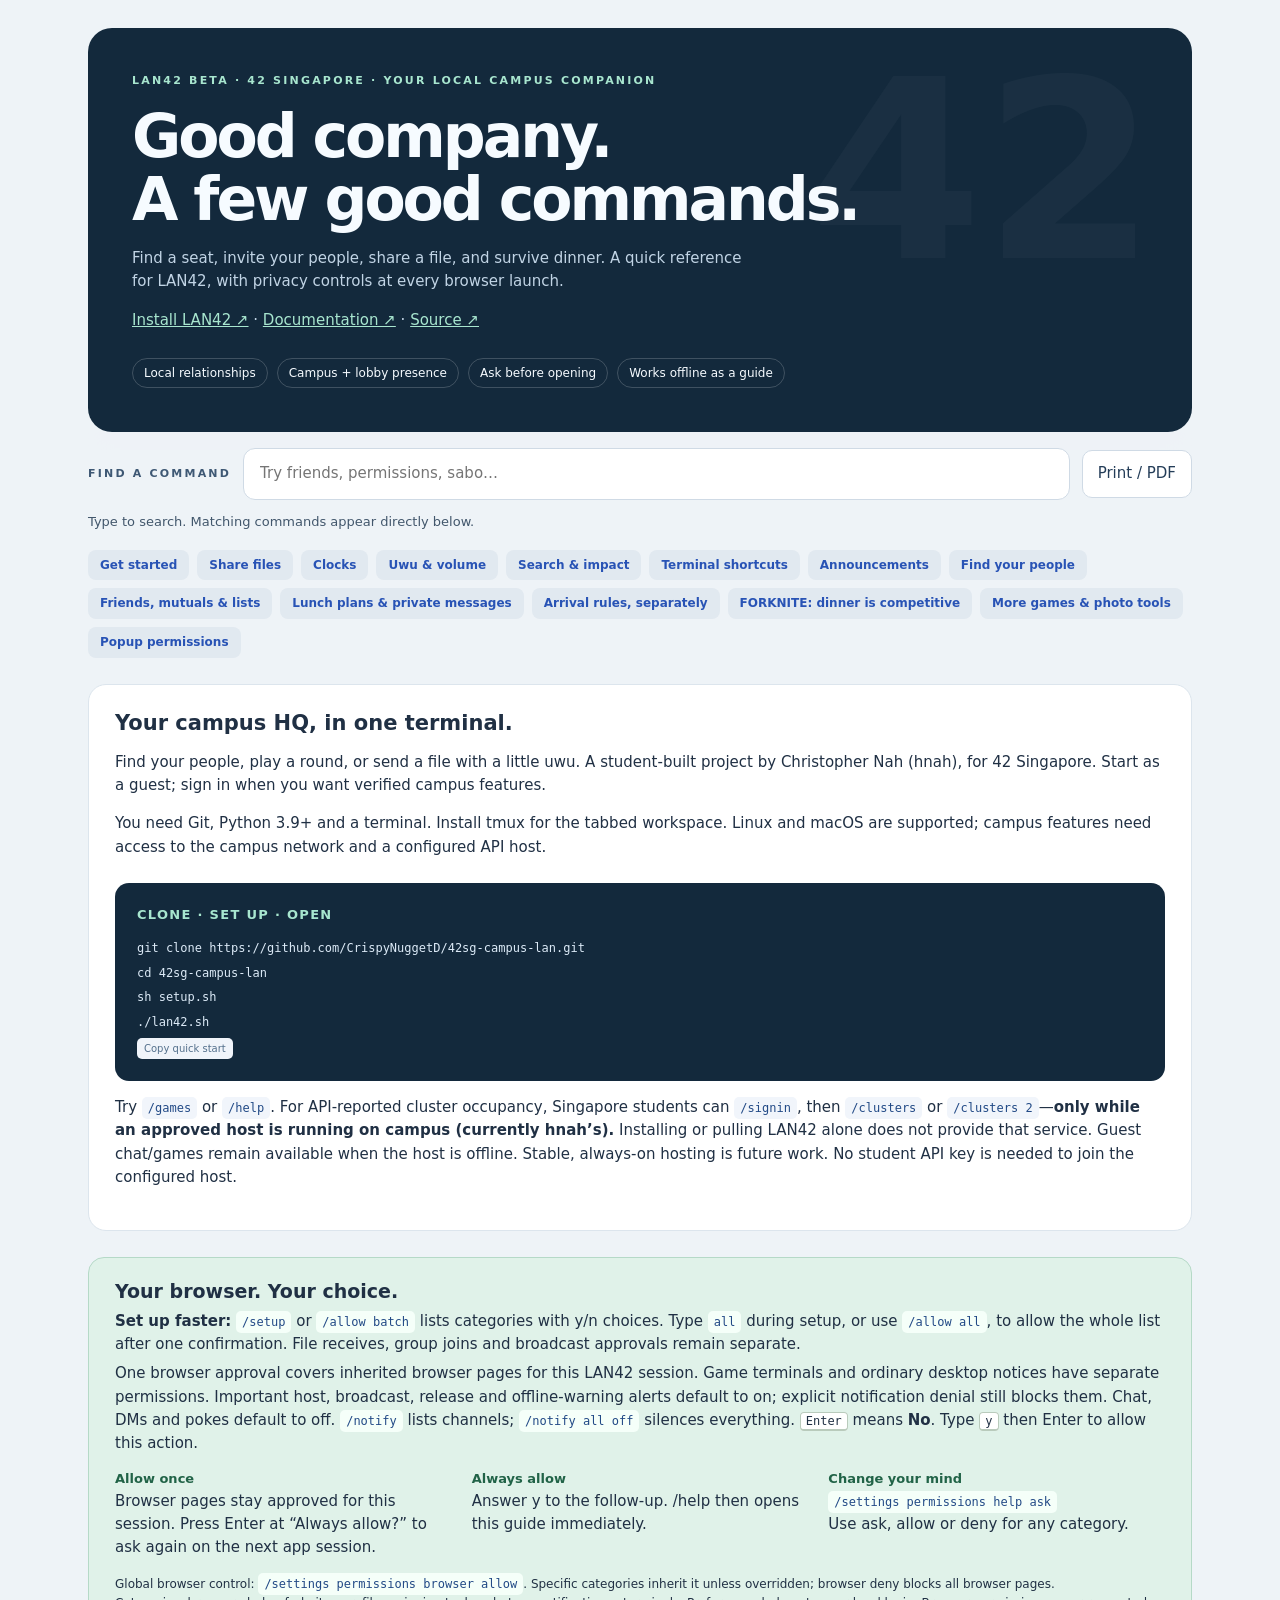
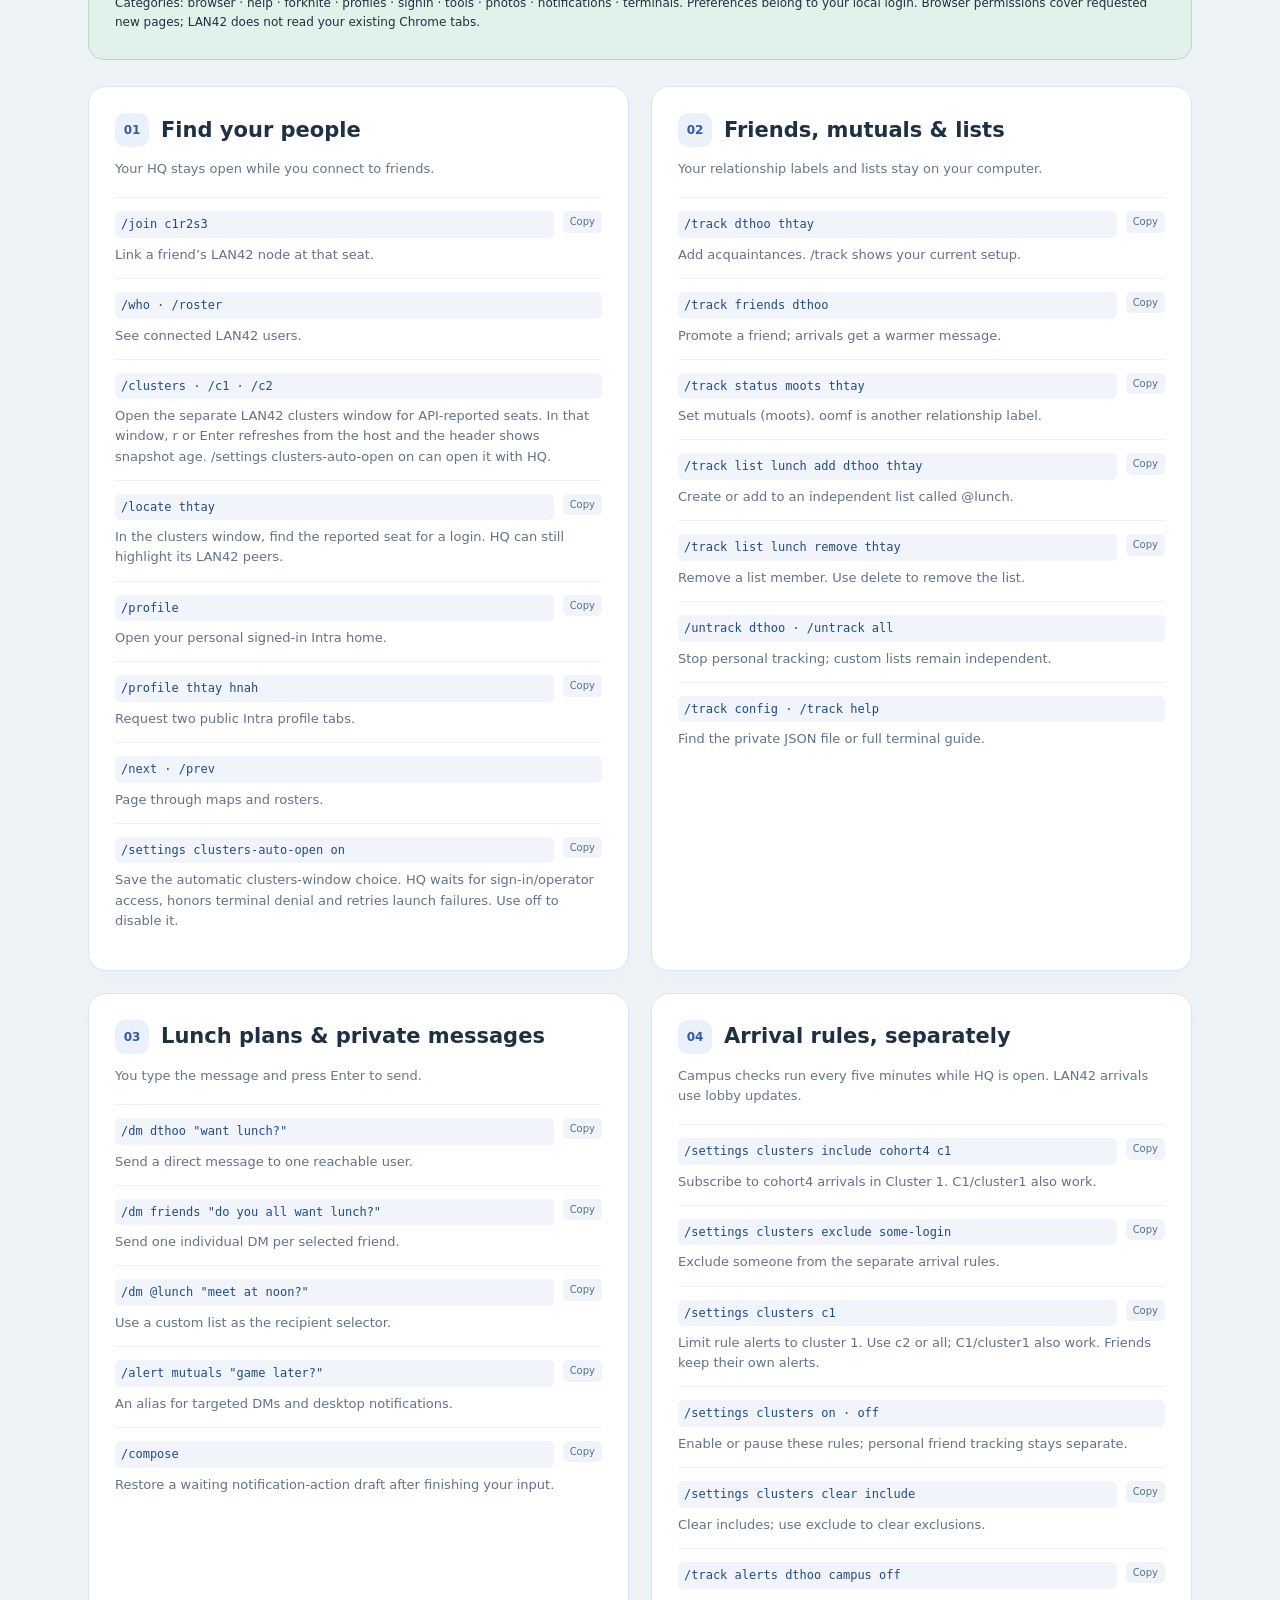
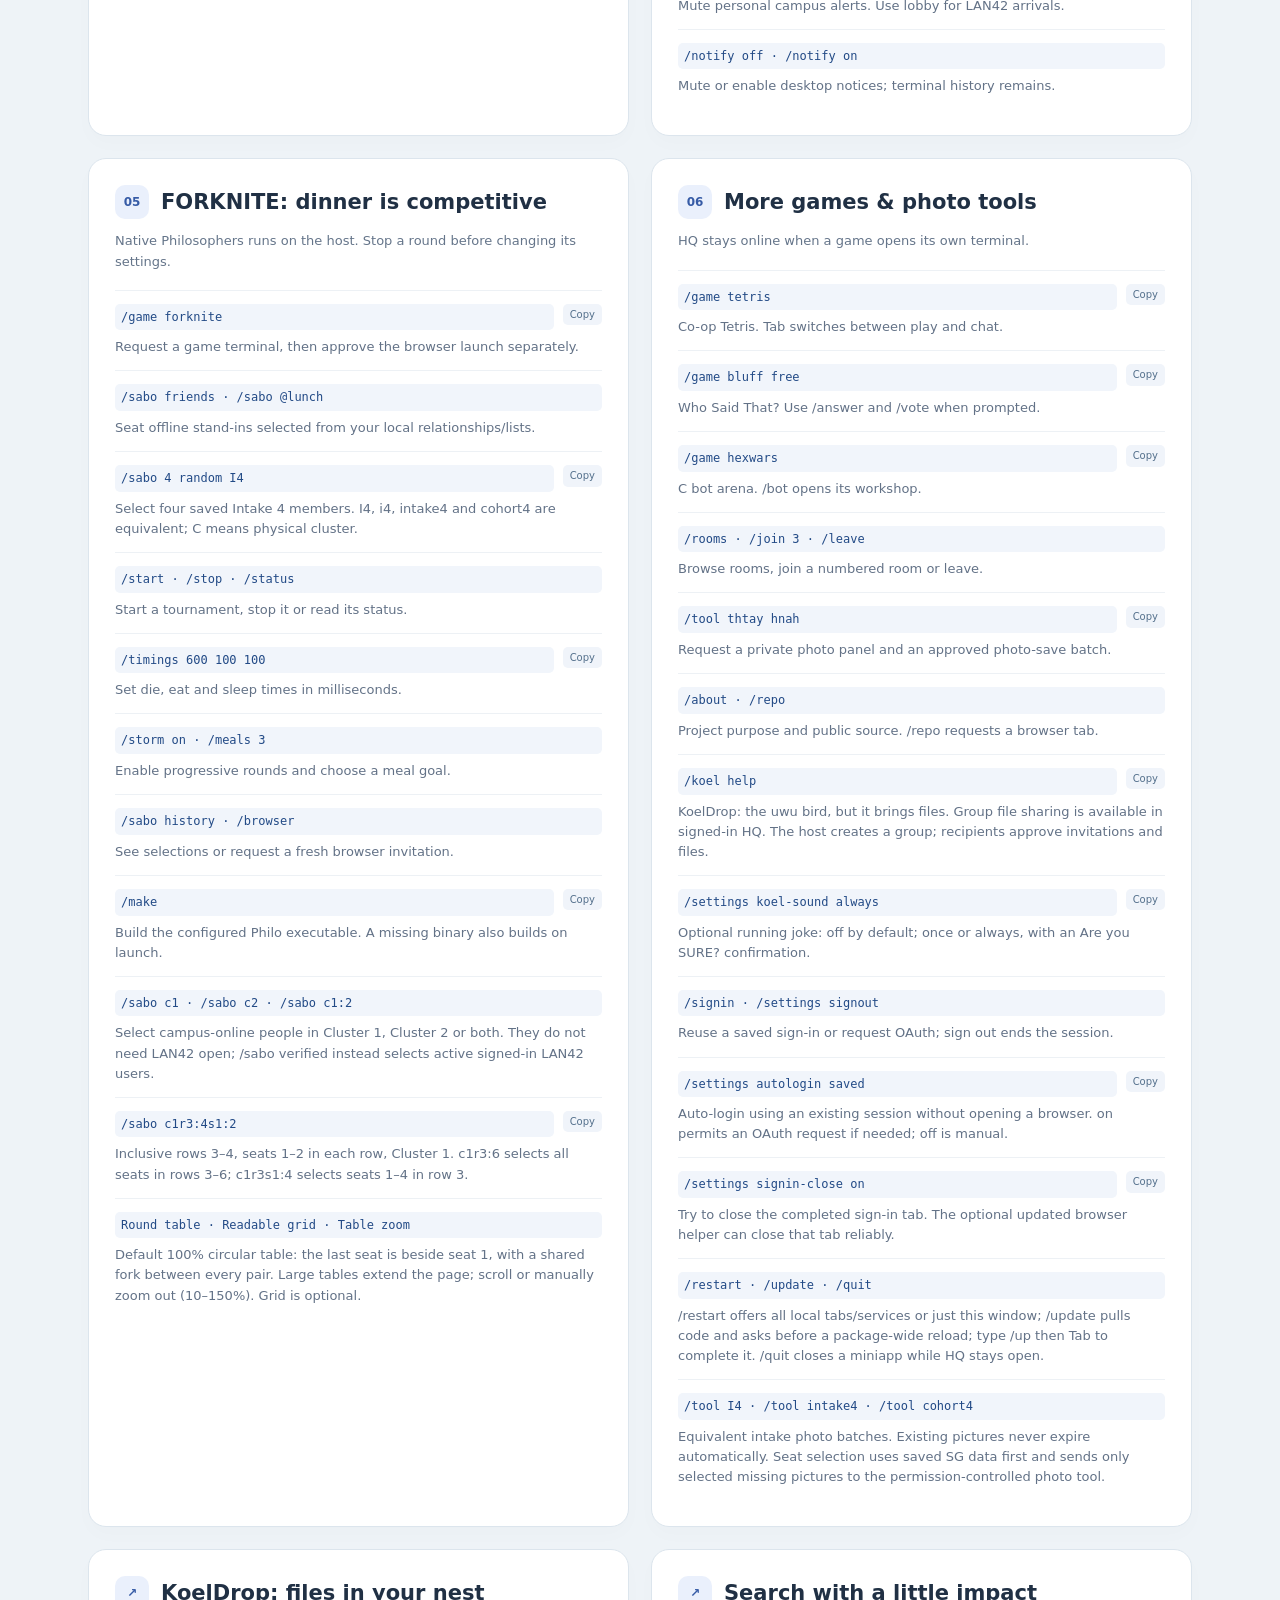
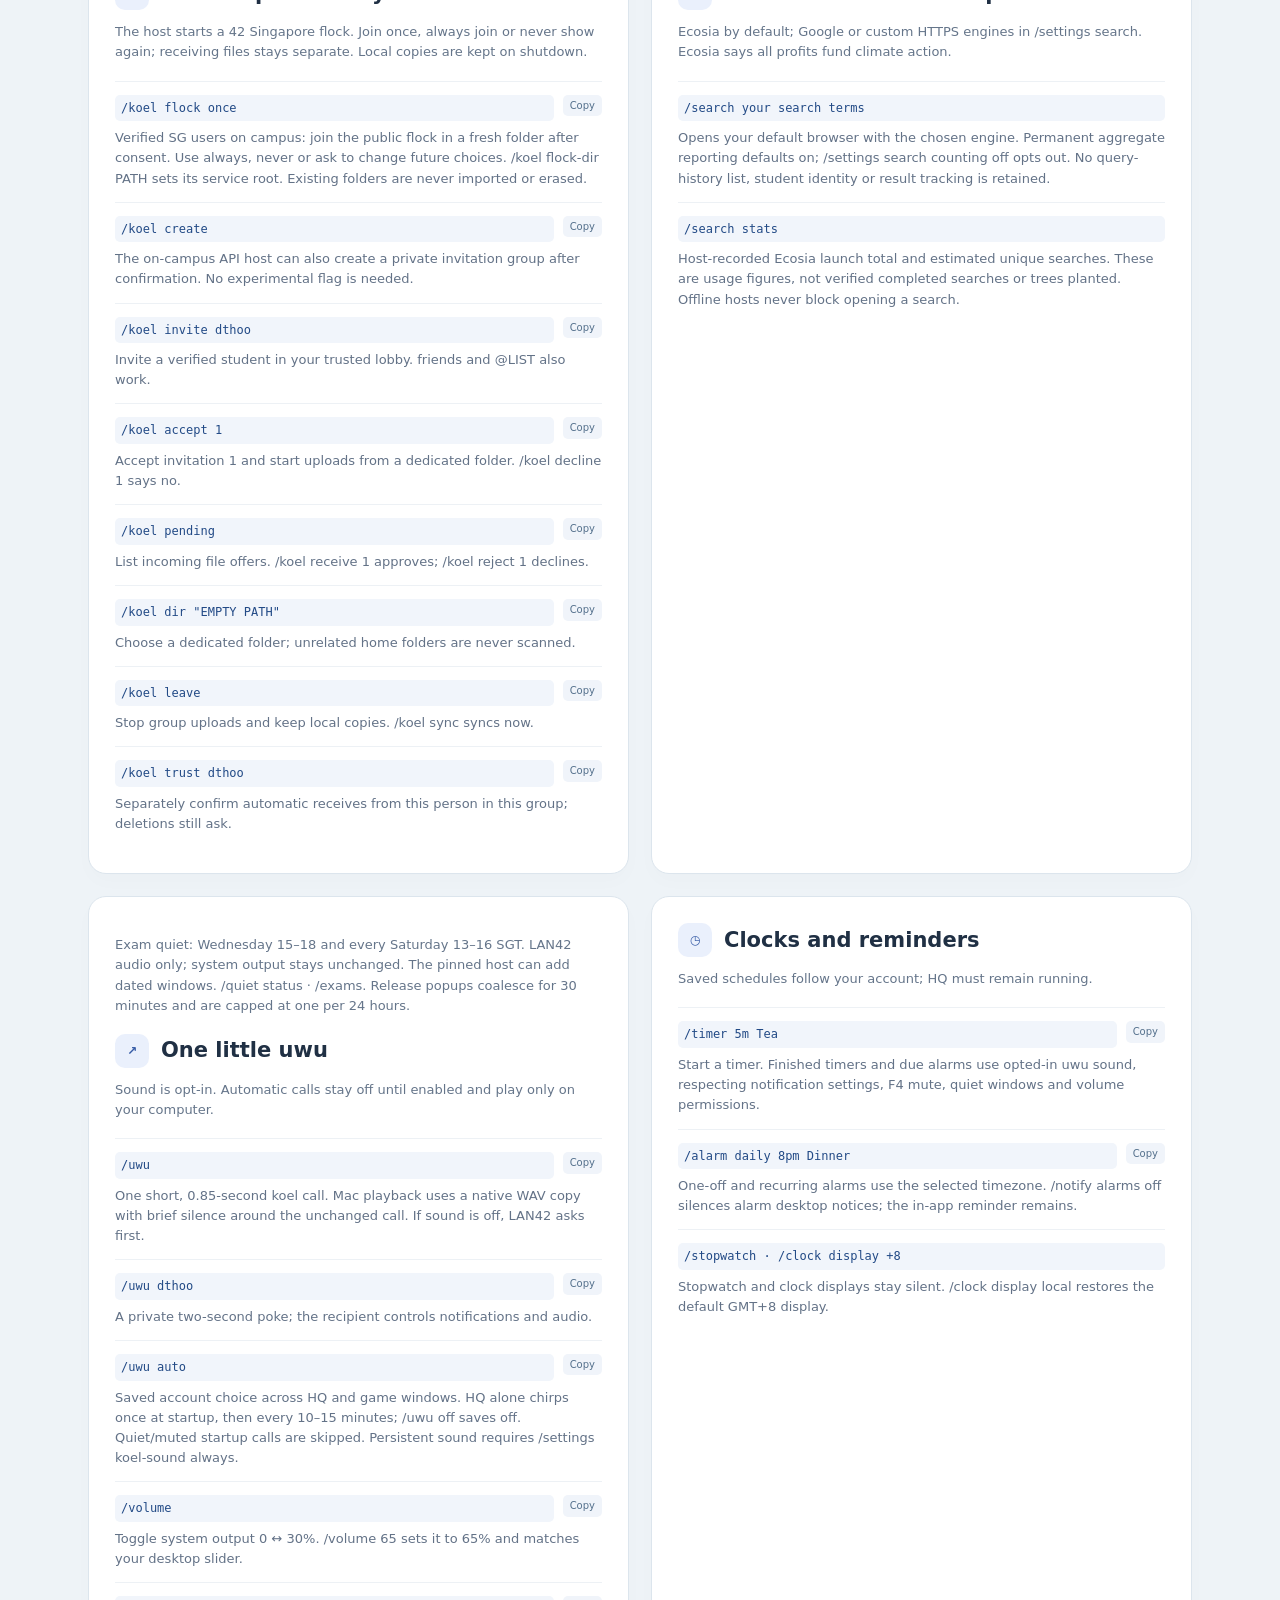
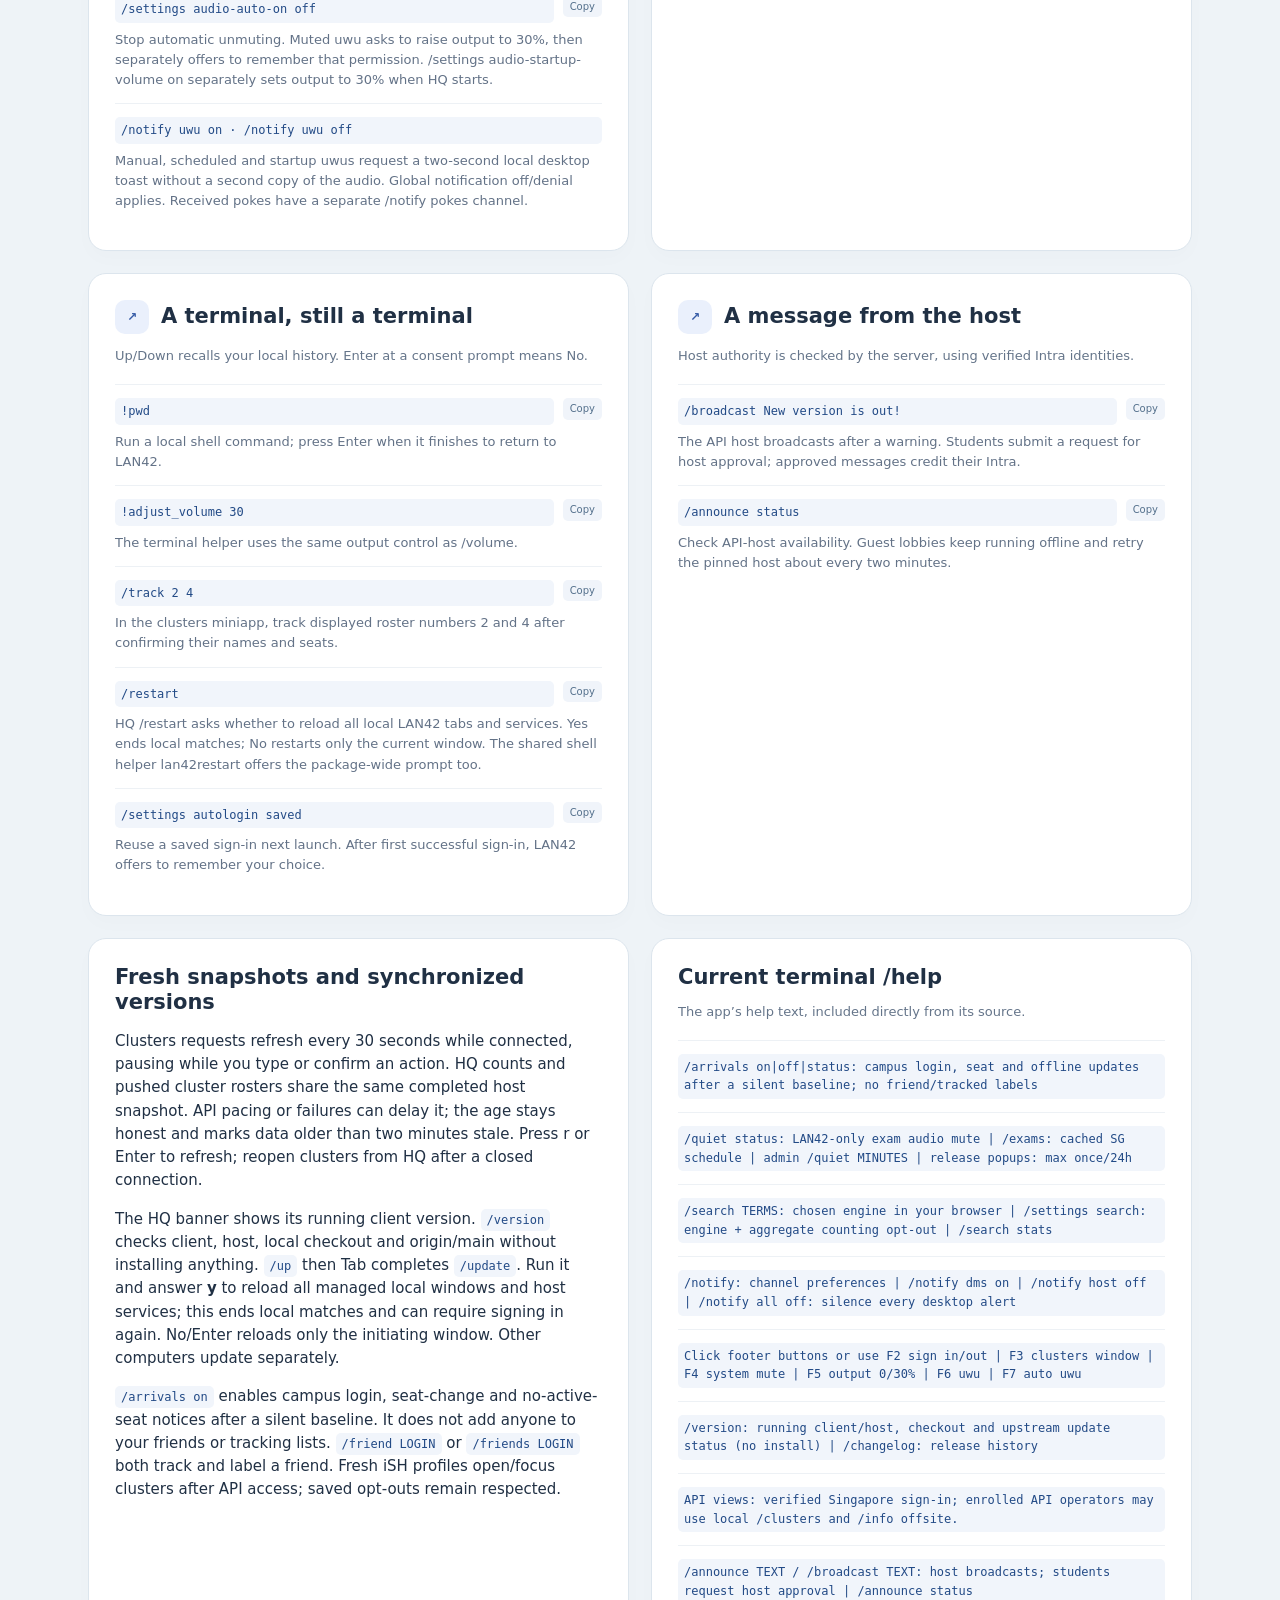
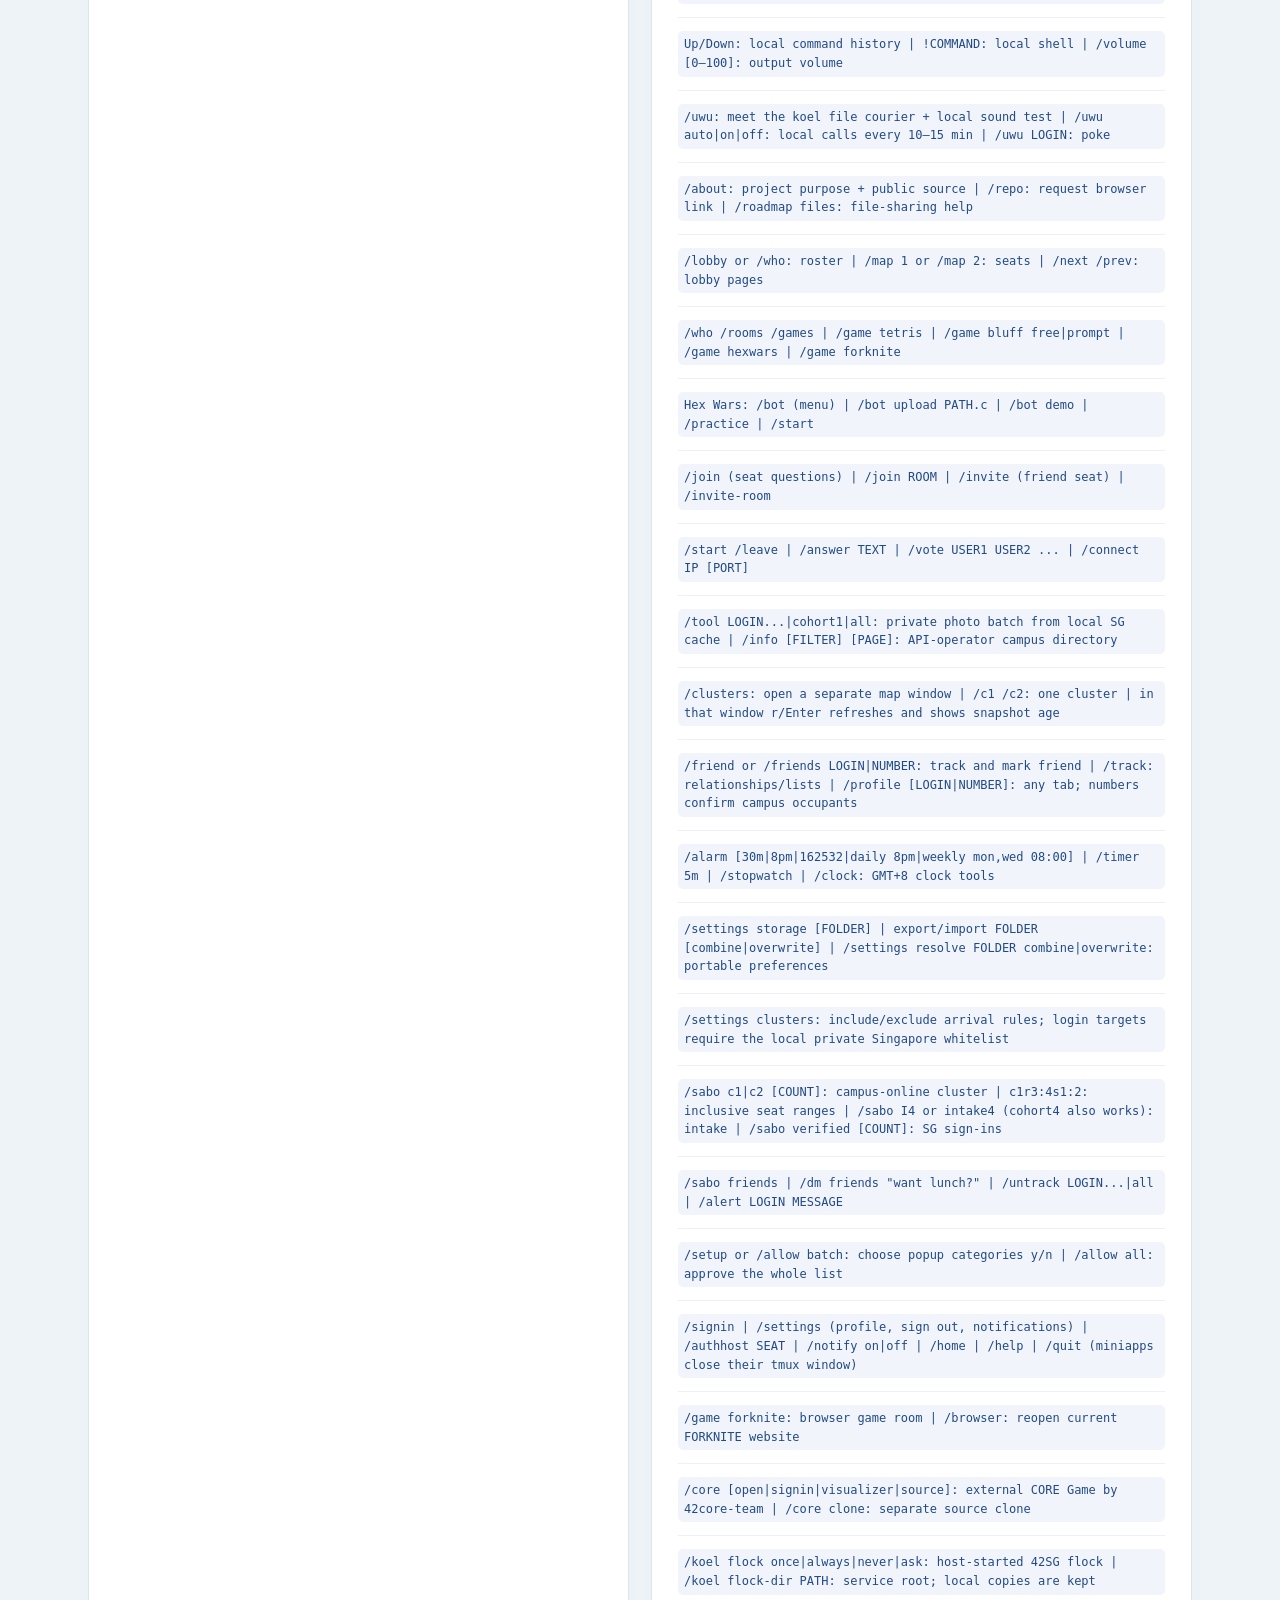
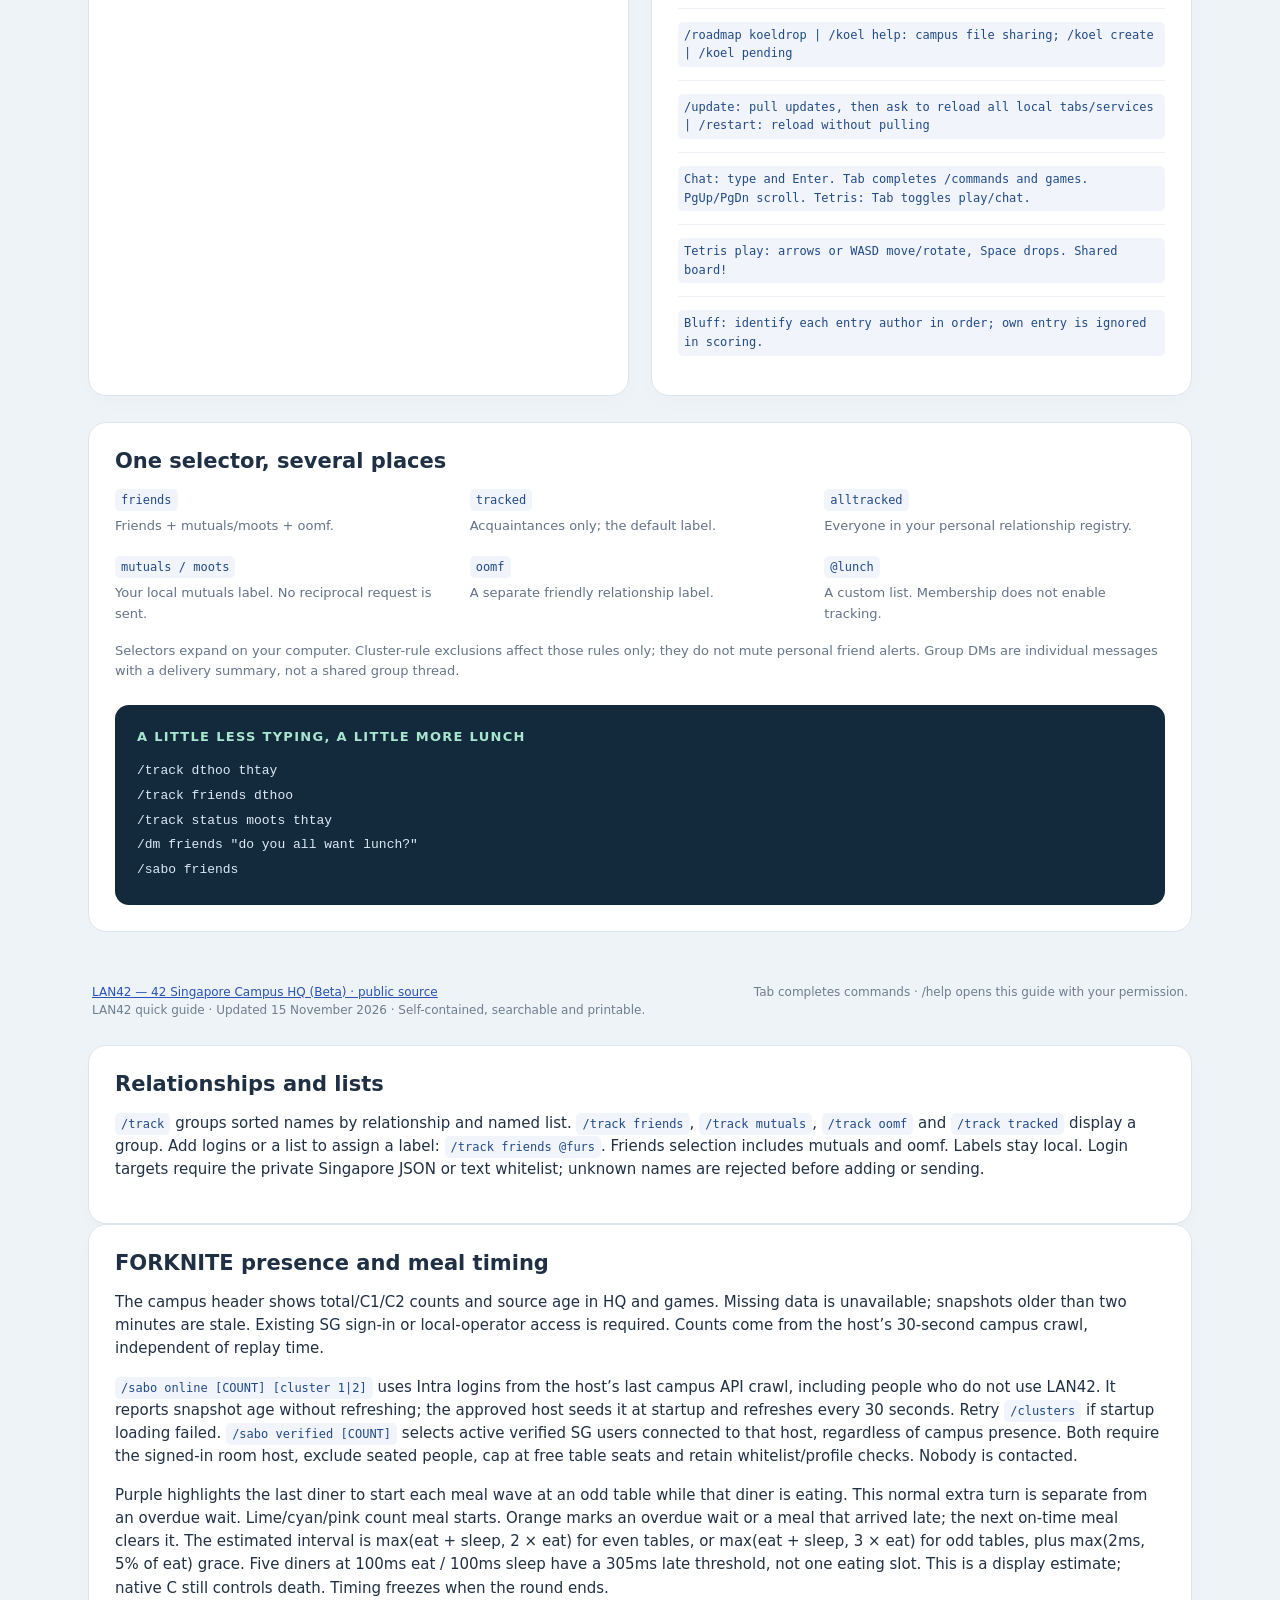
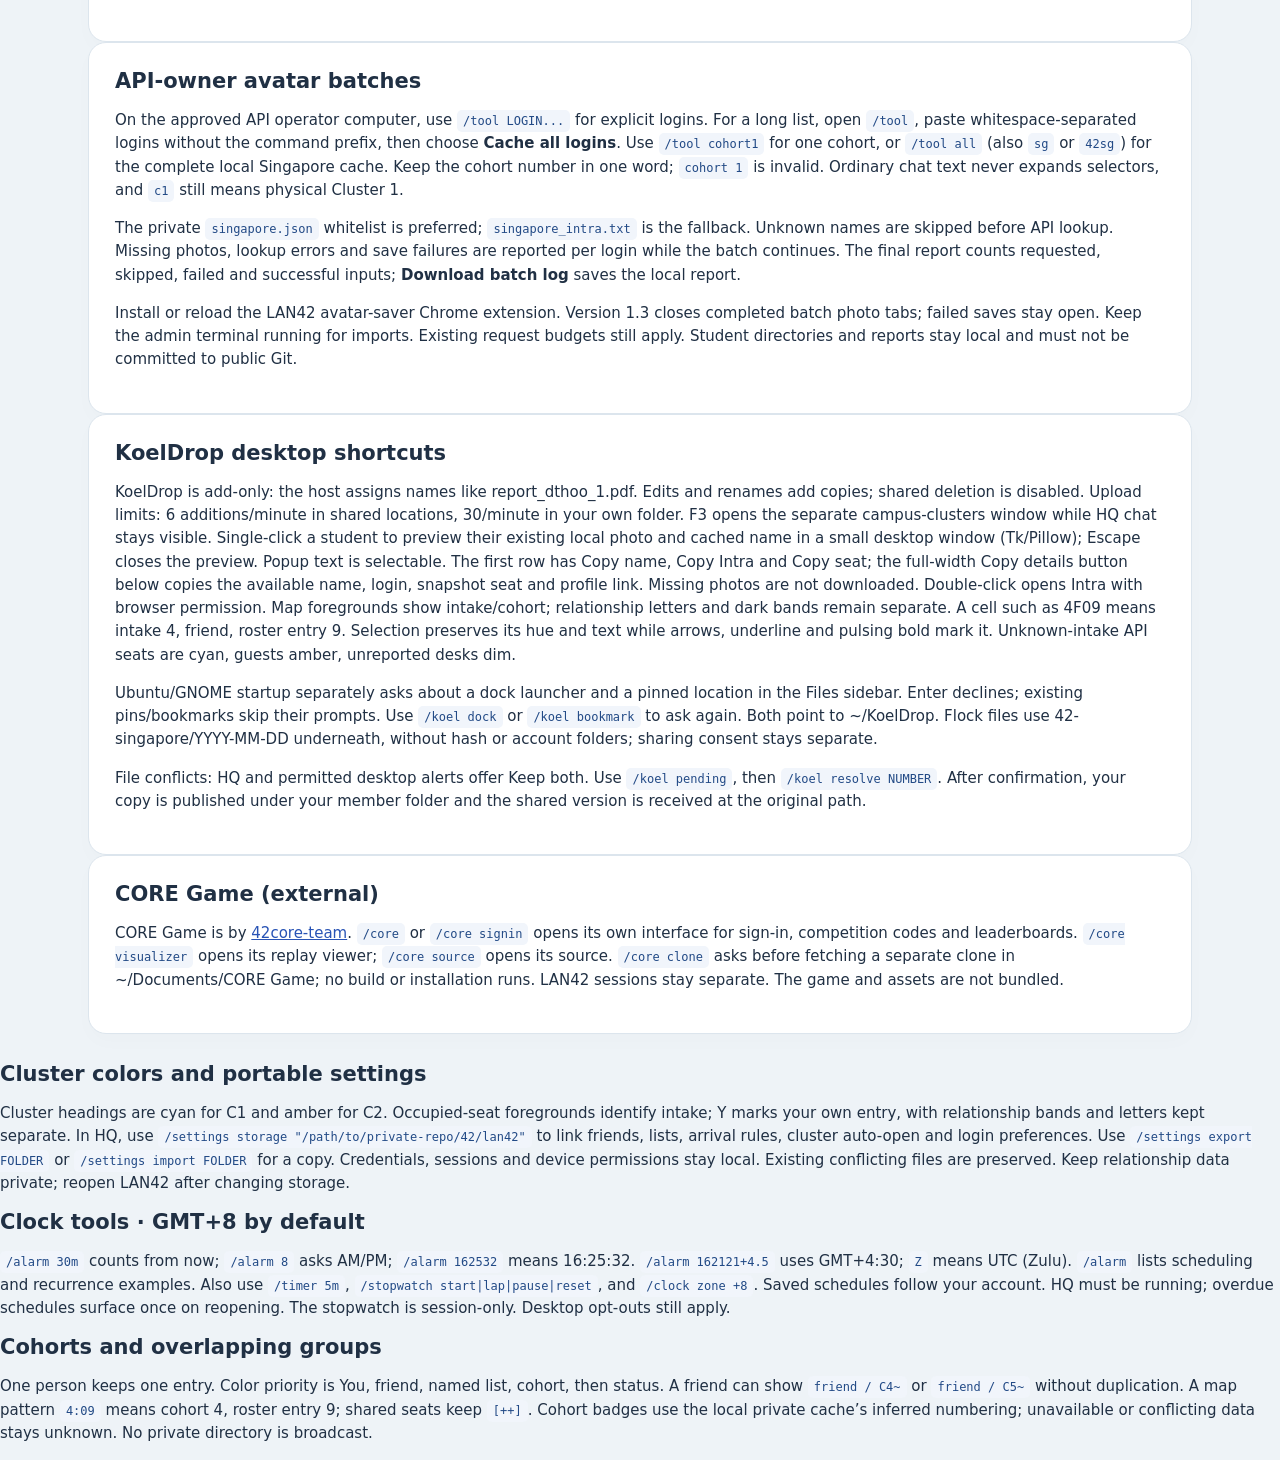
<file: docs/quick-guide.html>
<!doctype html><html lang="en"><head><meta charset="utf-8"><meta name="viewport" content="width=device-width,initial-scale=1"><meta name="description" content="LAN42 BETA: the 42 Singapore campus companion. Install, find friends, play games and share files — with a searchable command guide."><meta property="og:title" content="LAN42 BETA · Good company. A few good commands."><meta property="og:description" content="BETA since 27 October 2026. Your terminal campus HQ. Quick start, searchable commands, games, file sharing and one little uwu."><meta name="color-scheme" content="light"><title>LAN42 BETA · The campus command guide</title><style>*{box-sizing:border-box}html{scroll-behavior:smooth;scroll-padding-top:90px}body{margin:0;background:#eef3f7;color:#203044;font:15px/1.55 system-ui,-apple-system,sans-serif}a{color:#2853b5}button,input{font:inherit}button{cursor:pointer}.wrap{max-width:1160px;margin:auto;padding:28px}header{background:#13293c;color:#f6fbff;padding:44px;border-radius:24px;position:relative;overflow:hidden}header:after{content:"42";position:absolute;right:35px;top:-50px;font-size:250px;font-weight:900;color:#ffffff08;pointer-events:none}.eyebrow{font-size:11px;letter-spacing:.2em;font-weight:800;color:#a8e6cf}h1{font-size:clamp(34px,5vw,60px);line-height:1.05;letter-spacing:-.05em;margin:16px 0}header p{color:#c1d4e5;max-width:620px}.pills{display:flex;gap:9px;flex-wrap:wrap;margin-top:26px}.pills span{border:1px solid #ffffff30;padding:5px 11px;border-radius:30px;font-size:12px}.toolbar{position:sticky;top:0;z-index:2;background:#eef3f7ee;backdrop-filter:blur(12px);padding:16px 0;display:flex;gap:12px;align-items:center}input{min-width:0;flex:1;background:#fff;border:1px solid #cfdae5;border-radius:12px;padding:13px 16px;outline-offset:3px}button{border:1px solid #cfdae5;background:#fff;color:#243d58;padding:11px 15px;border-radius:10px}nav{display:flex;gap:8px;flex-wrap:wrap;margin:2px 0 24px}nav a{text-decoration:none;background:#e1e9f0;padding:6px 12px;border-radius:8px;font-size:12px;font-weight:700}.consent{background:#e0f2e9;border:1px solid #b5d9c7;border-radius:16px;padding:22px 26px;margin:8px 0 26px}.consent h2{margin:0 0 7px;font-size:19px}.consent p{margin:6px 0}.consent code{background:#f5fff9}.permissions{display:flex;gap:20px;flex-wrap:wrap;margin-top:14px}.permissions span{flex:1;min-width:210px}.permissions strong{display:block;font-size:13px;color:#216347}.grid{display:grid;grid-template-columns:1fr 1fr;gap:22px}.card{background:white;border:1px solid #dce5ed;border-radius:18px;padding:26px;box-shadow:0 8px 20px #13293c04}.card-head{display:flex;gap:12px;align-items:center}.num{display:grid;place-items:center;flex-shrink:0;width:34px;height:34px;border-radius:10px;background:#eaf0fc;color:#365ba6;font-size:12px;font-weight:800}h2{font-size:21px;line-height:1.2;margin:0}.sub{color:#65758a;font-size:13px;margin:12px 0 18px}.row{padding:13px 0;border-top:1px solid #edf1f5}.cmd{display:flex;align-items:flex-start;gap:9px}.cmd code{flex:1;overflow-wrap:anywhere}.copy{border:0;background:#f0f4fa;padding:3px 7px;font-size:10px;color:#54708c;border-radius:5px}.row p{margin:7px 0 0;font-size:13px;color:#637287}code,kbd{font-family:ui-monospace,"DejaVu Sans Mono",monospace}code{font-size:12px;background:#f1f5fb;color:#224a86;padding:4px 6px;border-radius:5px}kbd{background:#fff;border:1px solid #b9cbbc;border-bottom-width:2px;border-radius:4px;padding:1px 5px;font-size:12px}.selectors{margin:26px 0;background:#fff;border:1px solid #dce5ed;border-radius:18px;padding:26px}.selectors h2{margin-bottom:14px}.selector-grid{display:grid;grid-template-columns:repeat(3,1fr);gap:14px}.selector-grid p{font-size:13px;margin:5px 0;color:#637287}.example{margin-top:24px;background:#13293c;color:#dceaf7;border-radius:14px;padding:22px}.example h3{margin:0 0 12px;color:#a8e6cf;font-size:13px;text-transform:uppercase;letter-spacing:.1em}pre{white-space:pre-wrap;font:13px/1.9 ui-monospace,monospace;margin:0}.example code{background:transparent;color:inherit;padding:0}footer{color:#6e7d8f;font-size:12px;padding:25px 4px;display:flex;justify-content:space-between;gap:15px;flex-wrap:wrap}.empty{display:none;padding:30px;text-align:center;color:#65758a}:focus-visible{outline:3px solid #3581cf;outline-offset:3px}@media(max-width:760px){.wrap{padding:15px}.grid{grid-template-columns:1fr}header{padding:30px 24px}.selector-grid{grid-template-columns:1fr 1fr}.toolbar{gap:8px}.card{padding:22px}}@media print{body{background:#fff;font-size:11px}.wrap{max-width:none;padding:0}header{padding:22px;border-radius:0}h1{font-size:32px}header:after,.toolbar,nav,.copy{display:none}.grid{gap:12px}.card{padding:16px;box-shadow:none;break-inside:avoid}.row{padding:8px 0}.row p,.sub{font-size:11px}h2{font-size:16px}code{font-size:10px}.consent,.selectors,.example{break-inside:avoid}*{print-color-adjust:exact;-webkit-print-color-adjust:exact}}[hidden]{display:none!important}.toolbar{flex-wrap:wrap}.search-status{flex-basis:100%;margin:0;font-size:13px;color:#42576c}.search-results{background:#fff;border:1px solid #b5cbe0;border-radius:18px;padding:24px;margin:0 0 24px}.result-group{margin-top:22px}.result-group h3{margin:0 0 10px;font-size:16px;color:#2853b5}.searching .grid,.searching .consent,.searching .selectors,.searching main.wrap>nav{display:none}.search-results .row{padding:13px 0}.search-results .cmd{overflow-wrap:anywhere}@media(max-width:760px){.toolbar label{flex-basis:100%}.toolbar input{flex-basis:60%}}@media print{.search-results{display:none}.searching .grid,.searching .consent,.searching .selectors{display:block}}</style></head><body><main class="wrap"><header><div class="eyebrow">LAN42 BETA · 42 SINGAPORE · YOUR LOCAL CAMPUS COMPANION</div><h1>Good company.<br>A few good commands.</h1><p>Find a seat, invite your people, share a file, and survive dinner. A quick reference for LAN42, with privacy controls at every browser launch.</p><p><a style="color:#a8e6cf" href="#start">Install LAN42 ↗</a> · <a style="color:#a8e6cf" href="https://github.com/CrispyNuggetD/42sg-campus-lan#readme">Documentation ↗</a> · <a style="color:#a8e6cf" href="https://github.com/CrispyNuggetD/42sg-campus-lan">Source ↗</a></p><div class="pills"><span>Local relationships</span><span>Campus + lobby presence</span><span>Ask before opening</span><span>Works offline as a guide</span></div></header><div class="toolbar"><label for="search" class="eyebrow" style="color:#3e5874">FIND A COMMAND</label><input id="search" disabled type="search" placeholder="Try friends, permissions, sabo…" autocomplete="off"><button id="print" hidden type="button">Print / PDF</button><button id="clear-search" type="button" hidden>Clear search</button><p id="search-status" class="search-status" role="status" aria-live="polite">Search needs JavaScript. Browse all commands below, or use your browser’s Find.</p></div><section id="search-results" class="search-results" hidden aria-labelledby="results-title"><h2 id="results-title">Search results</h2><div id="result-list"></div><p id="no-results" hidden>No matching commands. Try another word, such as “signin”, “files” or “games”.</p></section><nav aria-label="Guide sections"><a href="#start">Get started</a><a href="#files">Share files</a><a href="#clocks">Clocks</a><a href="#audio">Uwu &amp; volume</a><a href="#web-search">Search &amp; impact</a><a href="#terminal">Terminal shortcuts</a><a href="#announcements">Announcements</a><a href="#meet">Find your people</a><a href="#relationships">Friends, mutuals &amp; lists</a><a href="#messages">Lunch plans &amp; private messages</a><a href="#alerts">Arrival rules, separately</a><a href="#forknite">FORKNITE: dinner is competitive</a><a href="#games">More games &amp; photo tools</a><a href="#permissions">Popup permissions</a></nav><section id="start" class="selectors"><h2>Your campus HQ, in one terminal.</h2><p>Find your people, play a round, or send a file with a little uwu. A student-built project by Christopher Nah (hnah), for 42 Singapore. Start as a guest; sign in when you want verified campus features.</p><p>You need Git, Python 3.9+ and a terminal. Install tmux for the tabbed workspace. Linux and macOS are supported; campus features need access to the campus network and a configured API host.</p><div class="example"><h3>Clone · set up · open</h3><pre><code>git clone https://github.com/CrispyNuggetD/42sg-campus-lan.git
cd 42sg-campus-lan
sh setup.sh
./lan42.sh</code></pre><button type="button" class="copy" data-copy="git clone https://github.com/CrispyNuggetD/42sg-campus-lan.git
cd 42sg-campus-lan
sh setup.sh
./lan42.sh">Copy quick start</button></div><p>Try <code>/games</code> or <code>/help</code>. For API-reported cluster occupancy, Singapore students can <code>/signin</code>, then <code>/clusters</code> or <code>/clusters 2</code>—<strong>only while an approved host is running on campus (currently hnah’s).</strong> Installing or pulling LAN42 alone does not provide that service. Guest chat/games remain available when the host is offline. Stable, always-on hosting is future work. No student API key is needed to join the configured host.</p></section><aside id="permissions" class="consent"><h2>Your browser. Your choice.</h2><p><strong>Set up faster:</strong> <code>/setup</code> or <code>/allow batch</code> lists categories with y/n choices. Type <code>all</code> during setup, or use <code>/allow all</code>, to allow the whole list after one confirmation. File receives, group joins and broadcast approvals remain separate.</p><p>One browser approval covers inherited browser pages for this LAN42 session. Game terminals and ordinary desktop notices have separate permissions. Important host, broadcast, release and offline-warning alerts default to on; explicit notification denial still blocks them. Chat, DMs and pokes default to off. <code>/notify</code> lists channels; <code>/notify all off</code> silences everything. <kbd>Enter</kbd> means <strong>No</strong>. Type <kbd>y</kbd> then Enter to allow this action.</p><div class="permissions"><span><strong>Allow once</strong>Browser pages stay approved for this session. Press Enter at “Always allow?” to ask again on the next app session.</span><span><strong>Always allow</strong>Answer y to the follow-up. /help then opens this guide immediately.</span><span><strong>Change your mind</strong><code>/settings permissions help ask</code><br>Use ask, allow or deny for any category.</span></div><p style="margin-top:16px;font-size:12px">Global browser control: <code>/settings permissions browser allow</code>. Specific categories inherit it unless overridden; browser deny blocks all browser pages.<br>Categories: browser · help · forknite · profiles · signin · tools · photos · notifications · terminals. Preferences belong to your local login. Browser permissions cover requested new pages; LAN42 does not read your existing Chrome tabs.</p></aside><div class="grid"><section class="card" id="meet"><div class="card-head"><span class="num">01</span><h2>Find your people</h2></div><p class="sub">Your HQ stays open while you connect to friends.</p><div class="row"><div class="cmd"><code>/join c1r2s3</code><button type="button" class="copy" data-copy="/join c1r2s3" aria-label="Copy command">Copy</button></div><p>Link a friend’s LAN42 node at that seat.</p></div><div class="row"><div class="cmd"><code>/who · /roster</code></div><p>See connected LAN42 users.</p></div><div class="row"><div class="cmd"><code>/clusters · /c1 · /c2</code></div><p>Open the separate LAN42 clusters window for API-reported seats. In that window, r or Enter refreshes from the host and the header shows snapshot age. /settings clusters-auto-open on can open it with HQ.</p></div><div class="row"><div class="cmd"><code>/locate thtay</code><button type="button" class="copy" data-copy="/locate thtay" aria-label="Copy command">Copy</button></div><p>In the clusters window, find the reported seat for a login. HQ can still highlight its LAN42 peers.</p></div><div class="row"><div class="cmd"><code>/profile</code><button type="button" class="copy" data-copy="/profile" aria-label="Copy command">Copy</button></div><p>Open your personal signed-in Intra home.</p></div><div class="row"><div class="cmd"><code>/profile thtay hnah</code><button type="button" class="copy" data-copy="/profile thtay hnah" aria-label="Copy command">Copy</button></div><p>Request two public Intra profile tabs.</p></div><div class="row"><div class="cmd"><code>/next · /prev</code></div><p>Page through maps and rosters.</p></div><div class="row"><div class="cmd"><code>/settings clusters-auto-open on</code><button type="button" class="copy" data-copy="/settings clusters-auto-open on">Copy</button></div><p>Save the automatic clusters-window choice. HQ waits for sign-in/operator access, honors terminal denial and retries launch failures. Use off to disable it.</p></div></section><section class="card" id="relationships"><div class="card-head"><span class="num">02</span><h2>Friends, mutuals &amp; lists</h2></div><p class="sub">Your relationship labels and lists stay on your computer.</p><div class="row"><div class="cmd"><code>/track dthoo thtay</code><button type="button" class="copy" data-copy="/track dthoo thtay" aria-label="Copy command">Copy</button></div><p>Add acquaintances. /track shows your current setup.</p></div><div class="row"><div class="cmd"><code>/track friends dthoo</code><button type="button" class="copy" data-copy="/track friends dthoo" aria-label="Copy command">Copy</button></div><p>Promote a friend; arrivals get a warmer message.</p></div><div class="row"><div class="cmd"><code>/track status moots thtay</code><button type="button" class="copy" data-copy="/track status moots thtay" aria-label="Copy command">Copy</button></div><p>Set mutuals (moots). oomf is another relationship label.</p></div><div class="row"><div class="cmd"><code>/track list lunch add dthoo thtay</code><button type="button" class="copy" data-copy="/track list lunch add dthoo thtay" aria-label="Copy command">Copy</button></div><p>Create or add to an independent list called @lunch.</p></div><div class="row"><div class="cmd"><code>/track list lunch remove thtay</code><button type="button" class="copy" data-copy="/track list lunch remove thtay" aria-label="Copy command">Copy</button></div><p>Remove a list member. Use delete to remove the list.</p></div><div class="row"><div class="cmd"><code>/untrack dthoo · /untrack all</code></div><p>Stop personal tracking; custom lists remain independent.</p></div><div class="row"><div class="cmd"><code>/track config · /track help</code></div><p>Find the private JSON file or full terminal guide.</p></div></section><section class="card" id="messages"><div class="card-head"><span class="num">03</span><h2>Lunch plans &amp; private messages</h2></div><p class="sub">You type the message and press Enter to send.</p><div class="row"><div class="cmd"><code>/dm dthoo &quot;want lunch?&quot;</code><button type="button" class="copy" data-copy="/dm dthoo &quot;want lunch?&quot;" aria-label="Copy command">Copy</button></div><p>Send a direct message to one reachable user.</p></div><div class="row"><div class="cmd"><code>/dm friends &quot;do you all want lunch?&quot;</code><button type="button" class="copy" data-copy="/dm friends &quot;do you all want lunch?&quot;" aria-label="Copy command">Copy</button></div><p>Send one individual DM per selected friend.</p></div><div class="row"><div class="cmd"><code>/dm @lunch &quot;meet at noon?&quot;</code><button type="button" class="copy" data-copy="/dm @lunch &quot;meet at noon?&quot;" aria-label="Copy command">Copy</button></div><p>Use a custom list as the recipient selector.</p></div><div class="row"><div class="cmd"><code>/alert mutuals &quot;game later?&quot;</code><button type="button" class="copy" data-copy="/alert mutuals &quot;game later?&quot;" aria-label="Copy command">Copy</button></div><p>An alias for targeted DMs and desktop notifications.</p></div><div class="row"><div class="cmd"><code>/compose</code><button type="button" class="copy" data-copy="/compose" aria-label="Copy command">Copy</button></div><p>Restore a waiting notification-action draft after finishing your input.</p></div></section><section class="card" id="alerts"><div class="card-head"><span class="num">04</span><h2>Arrival rules, separately</h2></div><p class="sub">Campus checks run every five minutes while HQ is open. LAN42 arrivals use lobby updates.</p><div class="row"><div class="cmd"><code>/settings clusters include cohort4 c1</code><button type="button" class="copy" data-copy="/settings clusters include cohort4 c1" aria-label="Copy command">Copy</button></div><p>Subscribe to cohort4 arrivals in Cluster 1. C1/cluster1 also work.</p></div><div class="row"><div class="cmd"><code>/settings clusters exclude some-login</code><button type="button" class="copy" data-copy="/settings clusters exclude some-login" aria-label="Copy command">Copy</button></div><p>Exclude someone from the separate arrival rules.</p></div><div class="row"><div class="cmd"><code>/settings clusters c1</code><button type="button" class="copy" data-copy="/settings clusters c1" aria-label="Copy command">Copy</button></div><p>Limit rule alerts to cluster 1. Use c2 or all; C1/cluster1 also work. Friends keep their own alerts.</p></div><div class="row"><div class="cmd"><code>/settings clusters on · off</code></div><p>Enable or pause these rules; personal friend tracking stays separate.</p></div><div class="row"><div class="cmd"><code>/settings clusters clear include</code><button type="button" class="copy" data-copy="/settings clusters clear include" aria-label="Copy command">Copy</button></div><p>Clear includes; use exclude to clear exclusions.</p></div><div class="row"><div class="cmd"><code>/track alerts dthoo campus off</code><button type="button" class="copy" data-copy="/track alerts dthoo campus off" aria-label="Copy command">Copy</button></div><p>Mute personal campus alerts. Use lobby for LAN42 arrivals.</p></div><div class="row"><div class="cmd"><code>/notify off · /notify on</code></div><p>Mute or enable desktop notices; terminal history remains.</p></div></section><section class="card" id="forknite"><div class="card-head"><span class="num">05</span><h2>FORKNITE: dinner is competitive</h2></div><p class="sub">Native Philosophers runs on the host. Stop a round before changing its settings.</p><div class="row"><div class="cmd"><code>/game forknite</code><button type="button" class="copy" data-copy="/game forknite" aria-label="Copy command">Copy</button></div><p>Request a game terminal, then approve the browser launch separately.</p></div><div class="row"><div class="cmd"><code>/sabo friends · /sabo @lunch</code></div><p>Seat offline stand-ins selected from your local relationships/lists.</p></div><div class="row"><div class="cmd"><code>/sabo 4 random I4</code><button type="button" class="copy" data-copy="/sabo 4 random I4" aria-label="Copy command">Copy</button></div><p>Select four saved Intake 4 members. I4, i4, intake4 and cohort4 are equivalent; C means physical cluster.</p></div><div class="row"><div class="cmd"><code>/start · /stop · /status</code></div><p>Start a tournament, stop it or read its status.</p></div><div class="row"><div class="cmd"><code>/timings 600 100 100</code><button type="button" class="copy" data-copy="/timings 600 100 100" aria-label="Copy command">Copy</button></div><p>Set die, eat and sleep times in milliseconds.</p></div><div class="row"><div class="cmd"><code>/storm on · /meals 3</code></div><p>Enable progressive rounds and choose a meal goal.</p></div><div class="row"><div class="cmd"><code>/sabo history · /browser</code></div><p>See selections or request a fresh browser invitation.</p></div><div class="row"><div class="cmd"><code>/make</code><button type="button" class="copy" data-copy="/make" aria-label="Copy command">Copy</button></div><p>Build the configured Philo executable. A missing binary also builds on launch.</p></div><div class="row"><div class="cmd"><code>/sabo c1 · /sabo c2 · /sabo c1:2</code></div><p>Select campus-online people in Cluster 1, Cluster 2 or both. They do not need LAN42 open; /sabo verified instead selects active signed-in LAN42 users.</p></div><div class="row"><div class="cmd"><code>/sabo c1r3:4s1:2</code><button type="button" class="copy" data-copy="/sabo c1r3:4s1:2">Copy</button></div><p>Inclusive rows 3–4, seats 1–2 in each row, Cluster 1. c1r3:6 selects all seats in rows 3–6; c1r3s1:4 selects seats 1–4 in row 3.</p></div><div class="row"><div class="cmd"><code>Round table · Readable grid · Table zoom</code></div><p>Default 100% circular table: the last seat is beside seat 1, with a shared fork between every pair. Large tables extend the page; scroll or manually zoom out (10–150%). Grid is optional.</p></div></section><section class="card" id="games"><div class="card-head"><span class="num">06</span><h2>More games &amp; photo tools</h2></div><p class="sub">HQ stays online when a game opens its own terminal.</p><div class="row"><div class="cmd"><code>/game tetris</code><button type="button" class="copy" data-copy="/game tetris" aria-label="Copy command">Copy</button></div><p>Co-op Tetris. Tab switches between play and chat.</p></div><div class="row"><div class="cmd"><code>/game bluff free</code><button type="button" class="copy" data-copy="/game bluff free" aria-label="Copy command">Copy</button></div><p>Who Said That? Use /answer and /vote when prompted.</p></div><div class="row"><div class="cmd"><code>/game hexwars</code><button type="button" class="copy" data-copy="/game hexwars" aria-label="Copy command">Copy</button></div><p>C bot arena. /bot opens its workshop.</p></div><div class="row"><div class="cmd"><code>/rooms · /join 3 · /leave</code></div><p>Browse rooms, join a numbered room or leave.</p></div><div class="row"><div class="cmd"><code>/tool thtay hnah</code><button type="button" class="copy" data-copy="/tool thtay hnah" aria-label="Copy command">Copy</button></div><p>Request a private photo panel and an approved photo-save batch.</p></div><div class="row"><div class="cmd"><code>/about · /repo</code></div><p>Project purpose and public source. /repo requests a browser tab.</p></div><div class="row"><div class="cmd"><code>/koel help</code><button type="button" class="copy" data-copy="/koel help" aria-label="Copy command">Copy</button></div><p>KoelDrop: the uwu bird, but it brings files. Group file sharing is available in signed-in HQ. The host creates a group; recipients approve invitations and files.</p></div><div class="row"><div class="cmd"><code>/settings koel-sound always</code><button type="button" class="copy" data-copy="/settings koel-sound always" aria-label="Copy command">Copy</button></div><p>Optional running joke: off by default; once or always, with an Are you SURE? confirmation.</p></div><div class="row"><div class="cmd"><code>/signin · /settings signout</code></div><p>Reuse a saved sign-in or request OAuth; sign out ends the session.</p></div><div class="row"><div class="cmd"><code>/settings autologin saved</code><button type="button" class="copy" data-copy="/settings autologin saved" aria-label="Copy command">Copy</button></div><p>Auto-login using an existing session without opening a browser. on permits an OAuth request if needed; off is manual.</p></div><div class="row"><div class="cmd"><code>/settings signin-close on</code><button type="button" class="copy" data-copy="/settings signin-close on" aria-label="Copy command">Copy</button></div><p>Try to close the completed sign-in tab. The optional updated browser helper can close that tab reliably.</p></div><div class="row"><div class="cmd"><code>/restart · /update · /quit</code></div><p>/restart offers all local tabs/services or just this window; /update pulls code and asks before a package-wide reload; type /up then Tab to complete it. /quit closes a miniapp while HQ stays open.</p></div><div class="row"><div class="cmd"><code>/tool I4 · /tool intake4 · /tool cohort4</code></div><p>Equivalent intake photo batches. Existing pictures never expire automatically. Seat selection uses saved SG data first and sends only selected missing pictures to the permission-controlled photo tool.</p></div></section><section class="card" id="files"><div class="card-head"><span class="num">↗</span><h2>KoelDrop: files in your nest</h2></div><p class="sub">The host starts a 42 Singapore flock. Join once, always join or never show again; receiving files stays separate. Local copies are kept on shutdown.</p><div class="row"><div class="cmd"><code>/koel flock once</code><button type="button" class="copy" data-copy="/koel flock once">Copy</button></div><p>Verified SG users on campus: join the public flock in a fresh folder after consent. Use always, never or ask to change future choices. /koel flock-dir PATH sets its service root. Existing folders are never imported or erased.</p></div><div class="row"><div class="cmd"><code>/koel create</code><button type="button" class="copy" data-copy="/koel create">Copy</button></div><p>The on-campus API host can also create a private invitation group after confirmation. No experimental flag is needed.</p></div><div class="row"><div class="cmd"><code>/koel invite dthoo</code><button type="button" class="copy" data-copy="/koel invite dthoo">Copy</button></div><p>Invite a verified student in your trusted lobby. friends and @LIST also work.</p></div><div class="row"><div class="cmd"><code>/koel accept 1</code><button type="button" class="copy" data-copy="/koel accept 1">Copy</button></div><p>Accept invitation 1 and start uploads from a dedicated folder. /koel decline 1 says no.</p></div><div class="row"><div class="cmd"><code>/koel pending</code><button type="button" class="copy" data-copy="/koel pending">Copy</button></div><p>List incoming file offers. /koel receive 1 approves; /koel reject 1 declines.</p></div><div class="row"><div class="cmd"><code>/koel dir &quot;EMPTY PATH&quot;</code><button type="button" class="copy" data-copy="/koel dir &quot;EMPTY PATH&quot;">Copy</button></div><p>Choose a dedicated folder; unrelated home folders are never scanned.</p></div><div class="row"><div class="cmd"><code>/koel leave</code><button type="button" class="copy" data-copy="/koel leave">Copy</button></div><p>Stop group uploads and keep local copies. /koel sync syncs now.</p></div><div class="row"><div class="cmd"><code>/koel trust dthoo</code><button type="button" class="copy" data-copy="/koel trust dthoo">Copy</button></div><p>Separately confirm automatic receives from this person in this group; deletions still ask.</p></div></section><section class="card" id="web-search"><div class="card-head"><span class="num">↗</span><h2>Search with a little impact</h2></div><p class="sub">Ecosia by default; Google or custom HTTPS engines in /settings search. Ecosia says all profits fund climate action.</p><div class="row"><div class="cmd"><code>/search your search terms</code></div><p>Opens your default browser with the chosen engine. Permanent aggregate reporting defaults on; /settings search counting off opts out. No query-history list, student identity or result tracking is retained.</p></div><div class="row"><div class="cmd"><code>/search stats</code></div><p>Host-recorded Ecosia launch total and estimated unique searches. These are usage figures, not verified completed searches or trees planted. Offline hosts never block opening a search.</p></div></section><section class="card" id="audio"><p class="sub">Exam quiet: Wednesday 15–18 and every Saturday 13–16 SGT. LAN42 audio only; system output stays unchanged. The pinned host can add dated windows. /quiet status · /exams. Release popups coalesce for 30 minutes and are capped at one per 24 hours.</p><div class="card-head"><span class="num">↗</span><h2>One little uwu</h2></div><p class="sub">Sound is opt-in. Automatic calls stay off until enabled and play only on your computer.</p><div class="row"><div class="cmd"><code>/uwu</code><button type="button" class="copy" data-copy="/uwu">Copy</button></div><p>One short, 0.85-second koel call. Mac playback uses a native WAV copy with brief silence around the unchanged call. If sound is off, LAN42 asks first.</p></div><div class="row"><div class="cmd"><code>/uwu dthoo</code><button type="button" class="copy" data-copy="/uwu dthoo">Copy</button></div><p>A private two-second poke; the recipient controls notifications and audio.</p></div><div class="row"><div class="cmd"><code>/uwu auto</code><button type="button" class="copy" data-copy="/uwu auto">Copy</button></div><p>Saved account choice across HQ and game windows. HQ alone chirps once at startup, then every 10–15 minutes; /uwu off saves off. Quiet/muted startup calls are skipped. Persistent sound requires /settings koel-sound always.</p></div><div class="row"><div class="cmd"><code>/volume</code><button type="button" class="copy" data-copy="/volume">Copy</button></div><p>Toggle system output 0 ↔ 30%. /volume 65 sets it to 65% and matches your desktop slider.</p></div><div class="row"><div class="cmd"><code>/settings audio-auto-on off</code><button type="button" class="copy" data-copy="/settings audio-auto-on off">Copy</button></div><p>Stop automatic unmuting. Muted uwu asks to raise output to 30%, then separately offers to remember that permission. /settings audio-startup-volume on separately sets output to 30% when HQ starts.</p></div><div class="row"><div class="cmd"><code>/notify uwu on · /notify uwu off</code></div><p>Manual, scheduled and startup uwus request a two-second local desktop toast without a second copy of the audio. Global notification off/denial applies. Received pokes have a separate /notify pokes channel.</p></div></section><section class="card" id="clocks"><div class="card-head"><span class="num">◷</span><h2>Clocks and reminders</h2></div><p class="sub">Saved schedules follow your account; HQ must remain running.</p><div class="row"><div class="cmd"><code>/timer 5m Tea</code><button type="button" class="copy" data-copy="/timer 5m Tea">Copy</button></div><p>Start a timer. Finished timers and due alarms use opted-in uwu sound, respecting notification settings, F4 mute, quiet windows and volume permissions.</p></div><div class="row"><div class="cmd"><code>/alarm daily 8pm Dinner</code><button type="button" class="copy" data-copy="/alarm daily 8pm Dinner">Copy</button></div><p>One-off and recurring alarms use the selected timezone. /notify alarms off silences alarm desktop notices; the in-app reminder remains.</p></div><div class="row"><div class="cmd"><code>/stopwatch · /clock display +8</code></div><p>Stopwatch and clock displays stay silent. /clock display local restores the default GMT+8 display.</p></div></section><section class="card" id="terminal"><div class="card-head"><span class="num">↗</span><h2>A terminal, still a terminal</h2></div><p class="sub">Up/Down recalls your local history. Enter at a consent prompt means No.</p><div class="row"><div class="cmd"><code>!pwd</code><button type="button" class="copy" data-copy="!pwd">Copy</button></div><p>Run a local shell command; press Enter when it finishes to return to LAN42.</p></div><div class="row"><div class="cmd"><code>!adjust_volume 30</code><button type="button" class="copy" data-copy="!adjust_volume 30">Copy</button></div><p>The terminal helper uses the same output control as /volume.</p></div><div class="row"><div class="cmd"><code>/track 2 4</code><button type="button" class="copy" data-copy="/track 2 4">Copy</button></div><p>In the clusters miniapp, track displayed roster numbers 2 and 4 after confirming their names and seats.</p></div><div class="row"><div class="cmd"><code>/restart</code><button type="button" class="copy" data-copy="/restart">Copy</button></div><p>HQ /restart asks whether to reload all local LAN42 tabs and services. Yes ends local matches; No restarts only the current window. The shared shell helper lan42restart offers the package-wide prompt too.</p></div><div class="row"><div class="cmd"><code>/settings autologin saved</code><button type="button" class="copy" data-copy="/settings autologin saved">Copy</button></div><p>Reuse a saved sign-in next launch. After first successful sign-in, LAN42 offers to remember your choice.</p></div></section><section class="card" id="announcements"><div class="card-head"><span class="num">↗</span><h2>A message from the host</h2></div><p class="sub">Host authority is checked by the server, using verified Intra identities.</p><div class="row"><div class="cmd"><code>/broadcast New version is out!</code><button type="button" class="copy" data-copy="/broadcast New version is out!">Copy</button></div><p>The API host broadcasts after a warning. Students submit a request for host approval; approved messages credit their Intra.</p></div><div class="row"><div class="cmd"><code>/announce status</code><button type="button" class="copy" data-copy="/announce status">Copy</button></div><p>Check API-host availability. Guest lobbies keep running offline and retry the pinned host about every two minutes.</p></div></section><section class="card" id="freshness-version"><h2>Fresh snapshots and synchronized versions</h2><p>Clusters requests refresh every 30 seconds while connected, pausing while you type or confirm an action. HQ counts and pushed cluster rosters share the same completed host snapshot. API pacing or failures can delay it; the age stays honest and marks data older than two minutes stale. Press r or Enter to refresh; reopen clusters from HQ after a closed connection.</p><p>The HQ banner shows its running client version. <code>/version</code> checks client, host, local checkout and origin/main without installing anything. <code>/up</code> then Tab completes <code>/update</code>. Run it and answer <strong>y</strong> to reload all managed local windows and host services; this ends local matches and can require signing in again. No/Enter reloads only the initiating window. Other computers update separately.</p><p><code>/arrivals on</code> enables campus login, seat-change and no-active-seat notices after a silent baseline. It does not add anyone to your friends or tracking lists. <code>/friend LOGIN</code> or <code>/friends LOGIN</code> both track and label a friend. Fresh iSH profiles open/focus clusters after API access; saved opt-outs remain respected.</p></section><!-- runtime-help:start --><section class="card" id="runtime-help"><h2>Current terminal /help</h2><p class="sub">The app’s help text, included directly from its source.</p><div class="row"><div class="cmd"><code>/arrivals on|off|status: campus login, seat and offline updates after a silent baseline; no friend/tracked labels</code></div></div><div class="row"><div class="cmd"><code>/quiet status: LAN42-only exam audio mute | /exams: cached SG schedule | admin /quiet MINUTES | release popups: max once/24h</code></div></div><div class="row"><div class="cmd"><code>/search TERMS: chosen engine in your browser | /settings search: engine + aggregate counting opt-out | /search stats</code></div></div><div class="row"><div class="cmd"><code>/notify: channel preferences | /notify dms on | /notify host off | /notify all off: silence every desktop alert</code></div></div><div class="row"><div class="cmd"><code>Click footer buttons or use F2 sign in/out | F3 clusters window | F4 system mute | F5 output 0/30% | F6 uwu | F7 auto uwu</code></div></div><div class="row"><div class="cmd"><code>/version: running client/host, checkout and upstream update status (no install) | /changelog: release history</code></div></div><div class="row"><div class="cmd"><code>API views: verified Singapore sign-in; enrolled API operators may use local /clusters and /info offsite.</code></div></div><div class="row"><div class="cmd"><code>/announce TEXT / /broadcast TEXT: host broadcasts; students request host approval | /announce status</code></div></div><div class="row"><div class="cmd"><code>Up/Down: local command history | !COMMAND: local shell | /volume [0–100]: output volume</code></div></div><div class="row"><div class="cmd"><code>/uwu: meet the koel file courier + local sound test | /uwu auto|on|off: local calls every 10–15 min | /uwu LOGIN: poke</code></div></div><div class="row"><div class="cmd"><code>/about: project purpose + public source | /repo: request browser link | /roadmap files: file-sharing help</code></div></div><div class="row"><div class="cmd"><code>/lobby or /who: roster | /map 1 or /map 2: seats | /next /prev: lobby pages</code></div></div><div class="row"><div class="cmd"><code>/who /rooms /games | /game tetris | /game bluff free|prompt | /game hexwars | /game forknite</code></div></div><div class="row"><div class="cmd"><code>Hex Wars: /bot (menu) | /bot upload PATH.c | /bot demo | /practice | /start</code></div></div><div class="row"><div class="cmd"><code>/join (seat questions) | /join ROOM | /invite (friend seat) | /invite-room</code></div></div><div class="row"><div class="cmd"><code>/start /leave | /answer TEXT | /vote USER1 USER2 ... | /connect IP [PORT]</code></div></div><div class="row"><div class="cmd"><code>/tool LOGIN...|cohort1|all: private photo batch from local SG cache | /info [FILTER] [PAGE]: API-operator campus directory</code></div></div><div class="row"><div class="cmd"><code>/clusters: open a separate map window | /c1 /c2: one cluster | in that window r/Enter refreshes and shows snapshot age</code></div></div><div class="row"><div class="cmd"><code>/friend or /friends LOGIN|NUMBER: track and mark friend | /track: relationships/lists | /profile [LOGIN|NUMBER]: any tab; numbers confirm campus occupants</code></div></div><div class="row"><div class="cmd"><code>/alarm [30m|8pm|162532|daily 8pm|weekly mon,wed 08:00] | /timer 5m | /stopwatch | /clock: GMT+8 clock tools</code></div></div><div class="row"><div class="cmd"><code>/settings storage [FOLDER] | export/import FOLDER [combine|overwrite] | /settings resolve FOLDER combine|overwrite: portable preferences</code></div></div><div class="row"><div class="cmd"><code>/settings clusters: include/exclude arrival rules; login targets require the local private Singapore whitelist</code></div></div><div class="row"><div class="cmd"><code>/sabo c1|c2 [COUNT]: campus-online cluster | c1r3:4s1:2: inclusive seat ranges | /sabo I4 or intake4 (cohort4 also works): intake | /sabo verified [COUNT]: SG sign-ins</code></div></div><div class="row"><div class="cmd"><code>/sabo friends | /dm friends &quot;want lunch?&quot; | /untrack LOGIN...|all | /alert LOGIN MESSAGE</code></div></div><div class="row"><div class="cmd"><code>/setup or /allow batch: choose popup categories y/n | /allow all: approve the whole list</code></div></div><div class="row"><div class="cmd"><code>/signin | /settings (profile, sign out, notifications) | /authhost SEAT | /notify on|off | /home | /help | /quit (miniapps close their tmux window)</code></div></div><div class="row"><div class="cmd"><code>/game forknite: browser game room | /browser: reopen current FORKNITE website</code></div></div><div class="row"><div class="cmd"><code>/core [open|signin|visualizer|source]: external CORE Game by 42core-team | /core clone: separate source clone</code></div></div><div class="row"><div class="cmd"><code>/koel flock once|always|never|ask: host-started 42SG flock | /koel flock-dir PATH: service root; local copies are kept</code></div></div><div class="row"><div class="cmd"><code>/roadmap koeldrop | /koel help: campus file sharing; /koel create | /koel pending</code></div></div><div class="row"><div class="cmd"><code>/update: pull updates, then ask to reload all local tabs/services | /restart: reload without pulling</code></div></div><div class="row"><div class="cmd"><code>Chat: type and Enter. Tab completes /commands and games. PgUp/PgDn scroll. Tetris: Tab toggles play/chat.</code></div></div><div class="row"><div class="cmd"><code>Tetris play: arrows or WASD move/rotate, Space drops. Shared board!</code></div></div><div class="row"><div class="cmd"><code>Bluff: identify each entry author in order; own entry is ignored in scoring.</code></div></div></section><!-- runtime-help:end --></div><p id="empty" class="empty" role="status">No matching commands. Try a different word.</p><section class="selectors"><h2>One selector, several places</h2><div class="selector-grid"><div><code>friends</code><p>Friends + mutuals/moots + oomf.</p></div><div><code>tracked</code><p>Acquaintances only; the default label.</p></div><div><code>alltracked</code><p>Everyone in your personal relationship registry.</p></div><div><code>mutuals / moots</code><p>Your local mutuals label. No reciprocal request is sent.</p></div><div><code>oomf</code><p>A separate friendly relationship label.</p></div><div><code>@lunch</code><p>A custom list. Membership does not enable tracking.</p></div></div><p class="sub">Selectors expand on your computer. Cluster-rule exclusions affect those rules only; they do not mute personal friend alerts. Group DMs are individual messages with a delivery summary, not a shared group thread.</p><div class="example"><h3>A little less typing, a little more lunch</h3><pre>/track dthoo thtay
/track friends dthoo
/track status moots thtay
/dm friends "do you all want lunch?"
/sabo friends</pre></div></section><footer><span><a href="https://github.com/CrispyNuggetD/42sg-campus-lan">LAN42 — 42 Singapore Campus HQ (Beta) · public source</a><br>LAN42 quick guide · Updated 15 November 2026 · Self-contained, searchable and printable.</span><span>Tab completes commands · /help opens this guide with your permission.</span></footer><section class="card"><h2>Relationships and lists</h2><p><code>/track</code> groups sorted names by relationship and named list. <code>/track friends</code>, <code>/track mutuals</code>, <code>/track oomf</code> and <code>/track tracked</code> display a group. Add logins or a list to assign a label: <code>/track friends @furs</code>. Friends selection includes mutuals and oomf. Labels stay local. Login targets require the private Singapore JSON or text whitelist; unknown names are rejected before adding or sending.</p></section><section class="card"><h2>FORKNITE presence and meal timing</h2><p>The campus header shows total/C1/C2 counts and source age in HQ and games. Missing data is unavailable; snapshots older than two minutes are stale. Existing SG sign-in or local-operator access is required. Counts come from the host’s 30-second campus crawl, independent of replay time.</p><p><code>/sabo online [COUNT] [cluster 1|2]</code> uses Intra logins from the host’s last campus API crawl, including people who do not use LAN42. It reports snapshot age without refreshing; the approved host seeds it at startup and refreshes every 30 seconds. Retry <code>/clusters</code> if startup loading failed. <code>/sabo verified [COUNT]</code> selects active verified SG users connected to that host, regardless of campus presence. Both require the signed-in room host, exclude seated people, cap at free table seats and retain whitelist/profile checks. Nobody is contacted.</p><p>Purple highlights the last diner to start each meal wave at an odd table while that diner is eating. This normal extra turn is separate from an overdue wait. Lime/cyan/pink count meal starts. Orange marks an overdue wait or a meal that arrived late; the next on-time meal clears it. The estimated interval is max(eat + sleep, 2 × eat) for even tables, or max(eat + sleep, 3 × eat) for odd tables, plus max(2ms, 5% of eat) grace. Five diners at 100ms eat / 100ms sleep have a 305ms late threshold, not one eating slot. This is a display estimate; native C still controls death. Timing freezes when the round ends.</p></section><section class="card"><h2>API-owner avatar batches</h2><p>On the approved API operator computer, use <code>/tool LOGIN...</code> for explicit logins. For a long list, open <code>/tool</code>, paste whitespace-separated logins without the command prefix, then choose <strong>Cache all logins</strong>. Use <code>/tool cohort1</code> for one cohort, or <code>/tool all</code> (also <code>sg</code> or <code>42sg</code>) for the complete local Singapore cache. Keep the cohort number in one word; <code>cohort 1</code> is invalid. Ordinary chat text never expands selectors, and <code>c1</code> still means physical Cluster 1.</p><p>The private <code>singapore.json</code> whitelist is preferred; <code>singapore_intra.txt</code> is the fallback. Unknown names are skipped before API lookup. Missing photos, lookup errors and save failures are reported per login while the batch continues. The final report counts requested, skipped, failed and successful inputs; <strong>Download batch log</strong> saves the local report.</p><p>Install or reload the LAN42 avatar-saver Chrome extension. Version 1.3 closes completed batch photo tabs; failed saves stay open. Keep the admin terminal running for imports. Existing request budgets still apply. Student directories and reports stay local and must not be committed to public Git.</p></section><section class="card"><h2>KoelDrop desktop shortcuts</h2><p>KoelDrop is add-only: the host assigns names like report_dthoo_1.pdf. Edits and renames add copies; shared deletion is disabled. Upload limits: 6 additions/minute in shared locations, 30/minute in your own folder. F3 opens the separate campus-clusters window while HQ chat stays visible. Single-click a student to preview their existing local photo and cached name in a small desktop window (Tk/Pillow); Escape closes the preview. Popup text is selectable. The first row has Copy name, Copy Intra and Copy seat; the full-width Copy details button below copies the available name, login, snapshot seat and profile link. Missing photos are not downloaded. Double-click opens Intra with browser permission. Map foregrounds show intake/cohort; relationship letters and dark bands remain separate. A cell such as 4F09 means intake 4, friend, roster entry 9. Selection preserves its hue and text while arrows, underline and pulsing bold mark it. Unknown-intake API seats are cyan, guests amber, unreported desks dim.</p><p>Ubuntu/GNOME startup separately asks about a dock launcher and a pinned location in the Files sidebar. Enter declines; existing pins/bookmarks skip their prompts. Use <code>/koel dock</code> or <code>/koel bookmark</code> to ask again. Both point to ~/KoelDrop. Flock files use 42-singapore/YYYY-MM-DD underneath, without hash or account folders; sharing consent stays separate.</p><p>File conflicts: HQ and permitted desktop alerts offer Keep both. Use <code>/koel pending</code>, then <code>/koel resolve NUMBER</code>. After confirmation, your copy is published under your member folder and the shared version is received at the original path.</p></section><section class="card"><h2>CORE Game (external)</h2><p>CORE Game is by <a href="https://github.com/42core-team" target="_blank" rel="noopener noreferrer">42core-team</a>. <code>/core</code> or <code>/core signin</code> opens its own interface for sign-in, competition codes and leaderboards. <code>/core visualizer</code> opens its replay viewer; <code>/core source</code> opens its source. <code>/core clone</code> asks before fetching a separate clone in ~/Documents/CORE Game; no build or installation runs. LAN42 sessions stay separate. The game and assets are not bundled.</p></section></main><script>
const search=document.getElementById('search');
const results=document.getElementById('search-results'),list=document.getElementById('result-list');
const status=document.getElementById('search-status'),clear=document.getElementById('clear-search');
const cards=[...document.querySelectorAll('.grid > .card')];
function filterCommands(){
  const query=search.value.toLowerCase().trim();let total=0;
  list.replaceChildren();results.hidden=!query;clear.hidden=!query;
  document.body.classList.toggle('searching',Boolean(query));
  if(!query){status.textContent='Type to search. Matching commands appear directly below.';return;}
  for(const card of cards){
    const heading=card.querySelector('h2').textContent;
    const matches=[...card.querySelectorAll('.row')].filter(row=>(row.textContent+' '+heading).toLowerCase().includes(query));
    if(!matches.length)continue;
    const group=document.createElement('section');group.className='result-group';
    const title=document.createElement('h3');title.textContent=heading;group.append(title);
    for(const row of matches){const copy=row.cloneNode(true);copy.removeAttribute('id');copy.querySelectorAll('[id]').forEach(node=>node.removeAttribute('id'));group.append(copy);}
    list.append(group);total+=matches.length;
  }
  status.textContent=total+' matching command'+(total===1?'':'s')+' — shown below.';
  document.getElementById('no-results').hidden=total>0;
}
search.disabled=false;filterCommands();
search.addEventListener('input',filterCommands);
clear.addEventListener('click',()=>{search.value='';filterCommands();search.focus();});
search.addEventListener('keydown',event=>{if(event.key==='Escape'){search.value='';filterCommands();}});
document.getElementById('print').hidden=false;document.getElementById('print').onclick=()=>window.print();document.addEventListener('click',async event=>{const button=event.target.closest('[data-copy]');if(!button)return;try{await navigator.clipboard.writeText(button.dataset.copy);button.textContent='Copied';setTimeout(()=>button.textContent='Copy',1400);}catch{button.textContent='Select text';}});
</script><section><h2>Cluster colors and portable settings</h2><p>Cluster headings are cyan for C1 and amber for C2. Occupied-seat foregrounds identify intake; Y marks your own entry, with relationship bands and letters kept separate. In HQ, use <code>/settings storage &quot;/path/to/private-repo/42/lan42&quot;</code> to link friends, lists, arrival rules, cluster auto-open and login preferences. Use <code>/settings export FOLDER</code> or <code>/settings import FOLDER</code> for a copy. Credentials, sessions and device permissions stay local. Existing conflicting files are preserved. Keep relationship data private; reopen LAN42 after changing storage.</p></section>
<section><h2>Clock tools · GMT+8 by default</h2><p><code>/alarm 30m</code> counts from now; <code>/alarm 8</code> asks AM/PM; <code>/alarm 162532</code> means 16:25:32. <code>/alarm 162121+4.5</code> uses GMT+4:30; <code>Z</code> means UTC (Zulu). <code>/alarm</code> lists scheduling and recurrence examples. Also use <code>/timer 5m</code>, <code>/stopwatch start|lap|pause|reset</code>, and <code>/clock zone +8</code>. Saved schedules follow your account. HQ must be running; overdue schedules surface once on reopening. The stopwatch is session-only. Desktop opt-outs still apply.</p></section>
<section><h2>Cohorts and overlapping groups</h2><p>One person keeps one entry. Color priority is You, friend, named list, cohort, then status. A friend can show <code>friend / C4~</code> or <code>friend / C5~</code> without duplication. A map pattern <code>4:09</code> means cohort 4, roster entry 9; shared seats keep <code>[++]</code>. Cohort badges use the local private cache’s inferred numbering; unavailable or conflicting data stays unknown. No private directory is broadcast.</p></section>
</body></html>
</file>
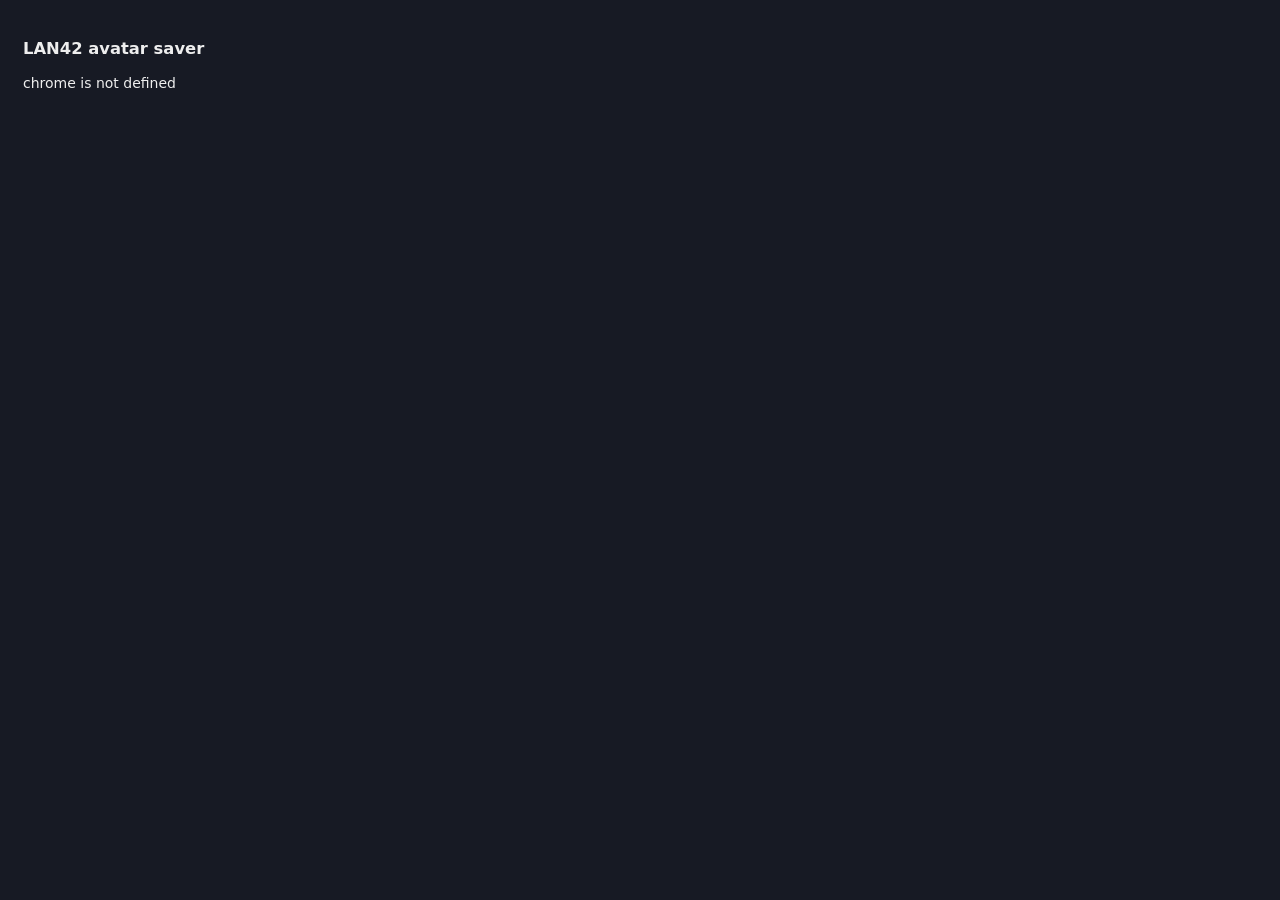
<file: browser-tools/avatar-saver/popup.html>
<!doctype html><html lang="en"><meta charset="utf-8"><title>Save avatar</title>
<style>body{width:300px;padding:15px;font:14px system-ui;background:#171a24;color:#eee}p{white-space:pre-wrap}</style>
<h3>LAN42 avatar saver</h3><p id="status">Saving the displayed photo…</p><script src="capture.js"></script><script src="popup.js"></script></html>
</file>
